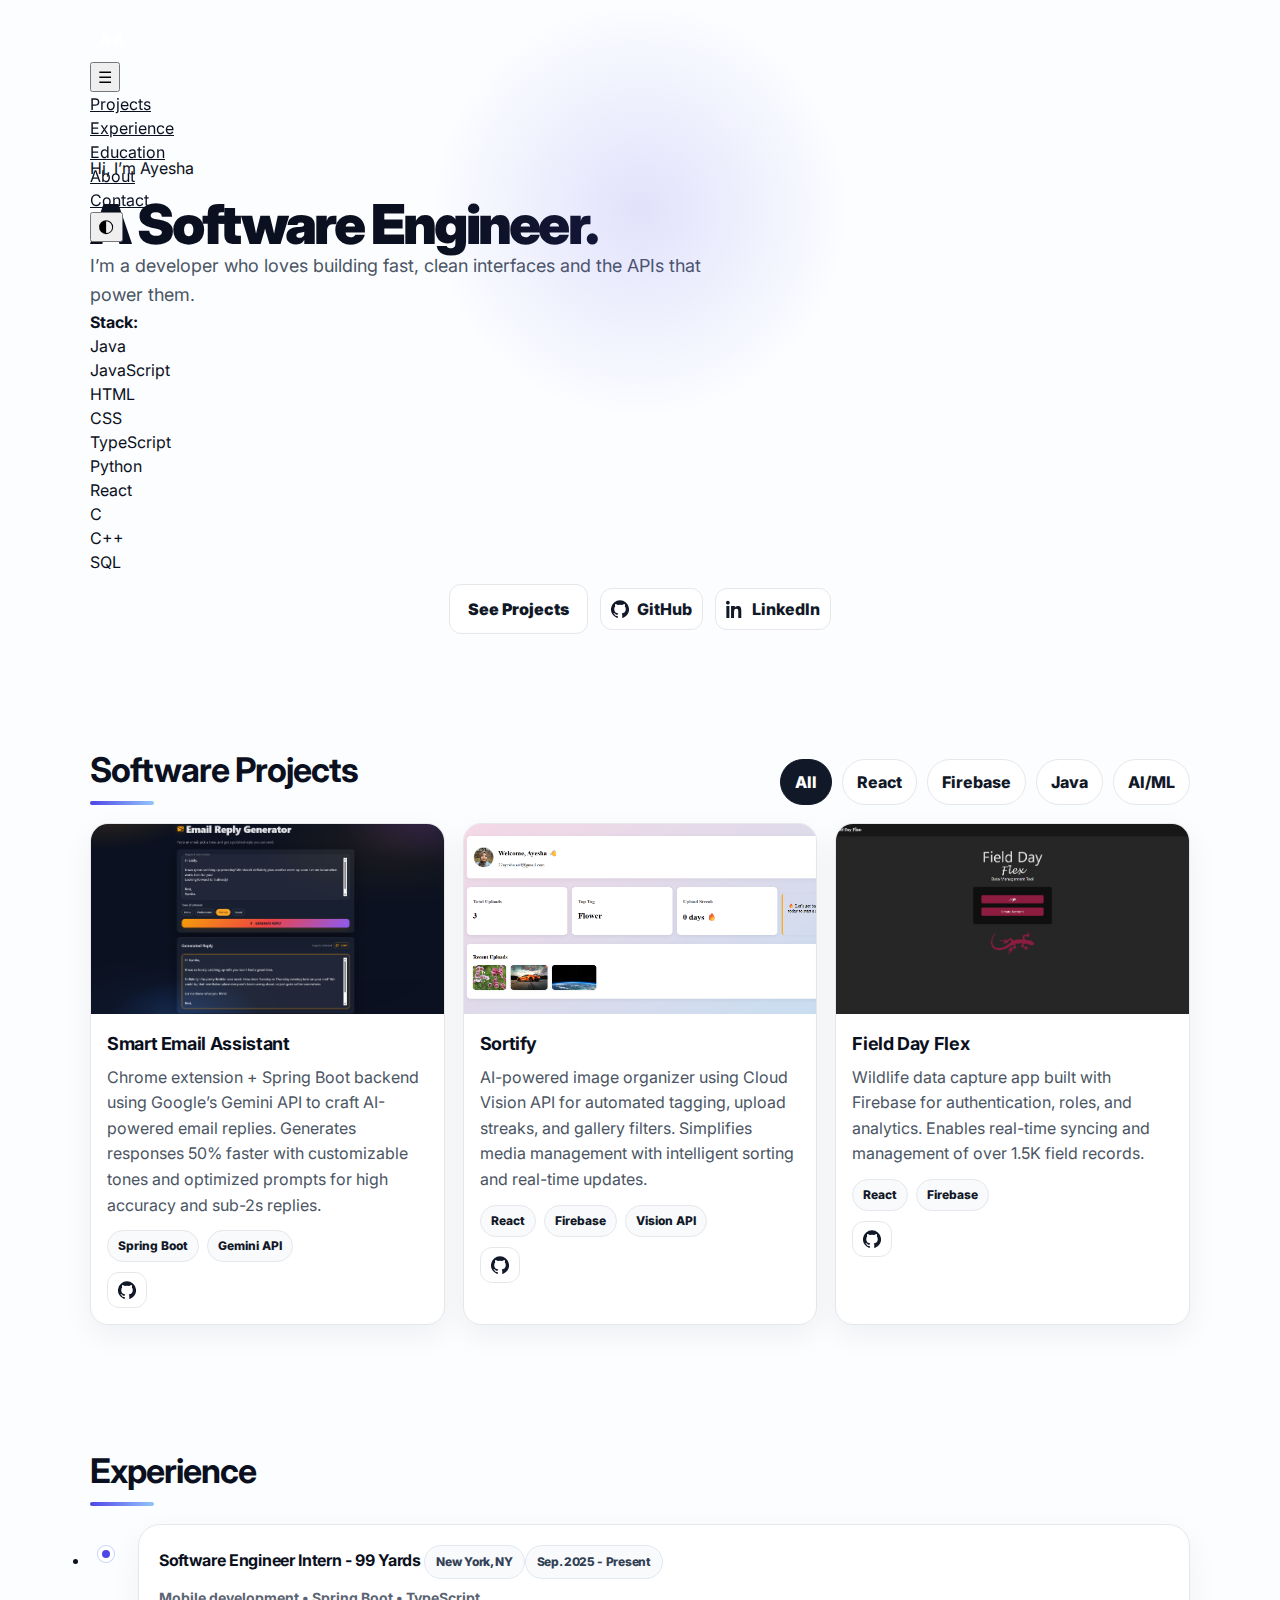
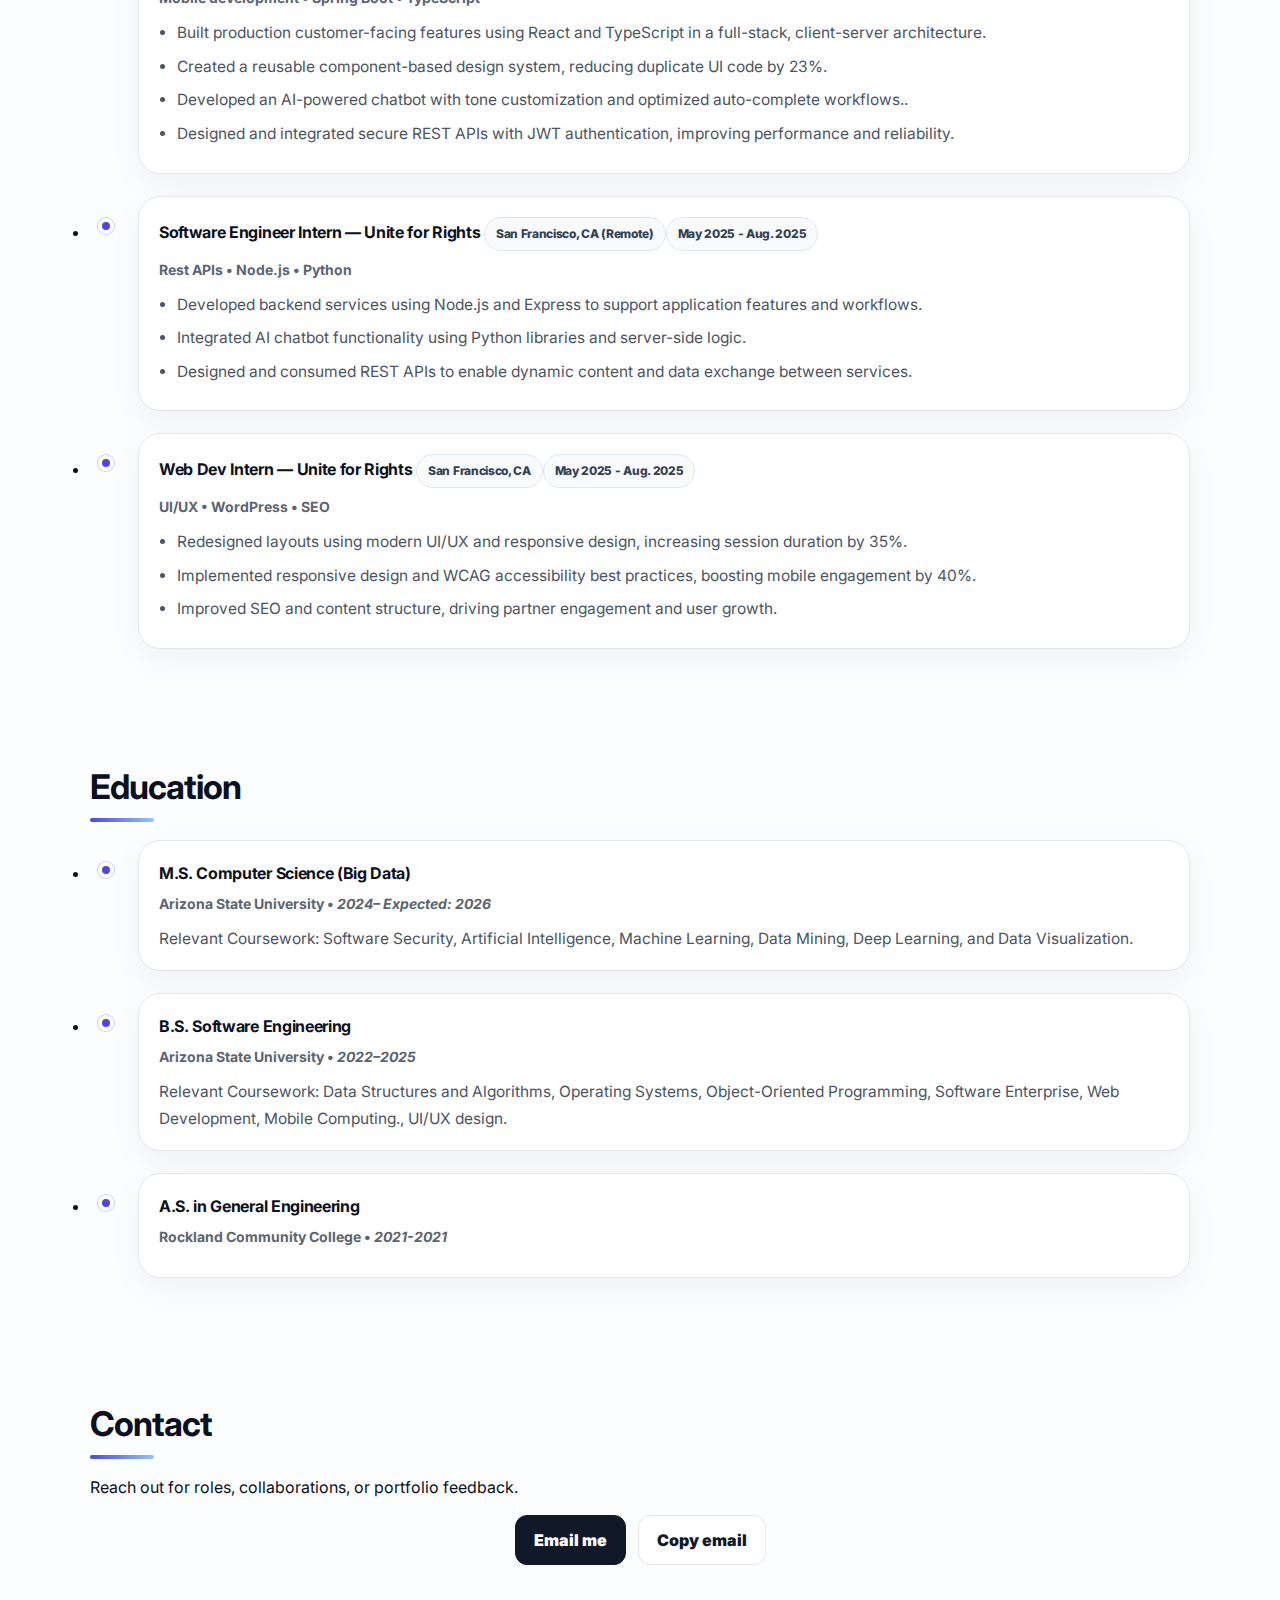
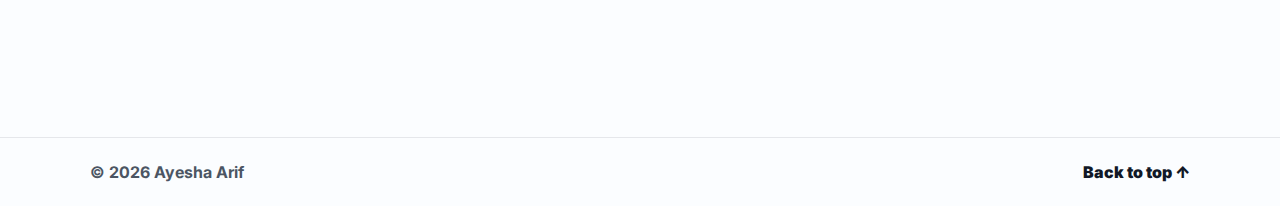
<file: index.html>
<!doctype html>
<html lang="en" class="no-js">
<head>
  <meta charset="utf-8" />
  <meta name="viewport" content="width=device-width, initial-scale=1" />
  <title>Ayesha Arif — Software Engineer & UI/UX-minded Builder</title>
  <meta name="description" content="Portfolio of Ayesha Arif — full-stack projects, experience, education, and contact." />
  <meta name="theme-color" content="#0f1117" media="(prefers-color-scheme: dark)">
  <meta name="theme-color" content="#ffffff"  media="(prefers-color-scheme: light)">
  <link rel="preconnect" href="https://fonts.googleapis.com">
  <link rel="preconnect" href="https://fonts.gstatic.com" crossorigin>
  <link href="https://fonts.googleapis.com/css2?family=Inter:wght@300..800&family=JetBrains+Mono:wght@400;600&display=swap" rel="stylesheet">
  <link rel="stylesheet" href="./index.css?v=22" />
  <link rel="icon" href="images/favicon.png">
  <meta property="og:title" content="Ayesha Arif — Software Engineer" />
  <meta property="og:description" content="Full-stack projects in React, Firebase, Spring Boot, and more." />
  <meta property="og:type" content="website" />
  <meta property="og:image" content="images/social-card.png" />
  <meta name="twitter:card" content="summary_large_image" />
  <script type="application/ld+json">
  {
    "@context": "https://schema.org",
    "@type": "Person",
    "name": "Ayesha Arif",
    "jobTitle": "Software Engineer",
    "url": "https://<your-domain>",
    "sameAs": ["https://github.com/ayeshaArif6","https://www.linkedin.com/in/<your-handle>/"],
    "knowsAbout": ["React","Firebase","Java","Spring Boot","UI/UX"]
  }
  </script>
</head>
<body>
  <a class="skip-link" href="#content">Skip to content</a>

  <canvas id="bgfx" aria-hidden="true"></canvas>

  <header class="site-header">
    <nav class="nav container" aria-label="Primary">
      <a href="#" class="brand" aria-label="Home">AA</a>
      <button id="menuBtn" class="icon-btn" aria-expanded="false" aria-controls="navLinks" aria-label="Toggle menu">☰</button>
      <ul id="navLinks" class="nav-links">
        <li><a href="#projects">Projects</a></li>
        <li><a href="#experience">Experience</a></li>
        <li><a href="#education">Education</a></li>
        <li><a href="#about">About</a></li>
        <li><a href="#contact">Contact</a></li>
        <li><button id="themeToggle" class="icon-btn" aria-label="Toggle theme">🌓</button></li>
      </ul>
    </nav>
  </header>

  <main id="content">
    <section class="hero container reveal">
  <div class="hero-text">
    <p class="eyebrow">Hi, I’m Ayesha</p>
    <h1 class="hero-title">A Software Engineer.</h1>

    <!-- Tight, single-line lead right under the H1 -->
    <p class="hero-lead">I’m a developer who loves building fast, clean interfaces and the APIs that power them.</p>

    <!-- Compact, inline “Stack” line (no big section padding) -->
    <ul class="stack">
      <li><strong>Stack:</strong></li>
      <li>Java</li><li>JavaScript</li><li>HTML</li><li>CSS</li>
      <li>TypeScript</li><li>Python</li><li>React</li><li>C</li><li>C++</li><li>SQL</li>
    </ul>

    <!-- Buttons sit closer to the stack -->
    <div class="cta-row">
      <a class="btn ghost" href="#projects">See Projects</a>

      <!-- With icons -->
      <a class="icon-link" href="https://github.com/ayeshaArif6" target="_blank" rel="noopener" aria-label="GitHub">
        <svg class="icon" viewBox="0 0 24 24" aria-hidden="true">
          <path fill="currentColor" d="M12 .5a12 12 0 00-3.79 23.4c.6.11.82-.26.82-.58v-2.02c-3.34.73-4.04-1.61-4.04-1.61-.55-1.4-1.34-1.77-1.34-1.77-1.09-.75.08-.74.08-.74 1.2.08 1.83 1.23 1.83 1.23 1.07 1.83 2.8 1.3 3.49.99.11-.78.42-1.3.76-1.6-2.66-.3-5.46-1.33-5.46-5.9 0-1.3.47-2.36 1.24-3.19-.12-.31-.54-1.56.12-3.26 0 0 1.01-.32 3.3 1.22a11.37 11.37 0 016 0c2.3-1.54 3.3-1.22 3.3-1.22.66 1.7.24 2.95.12 3.26.77.83 1.24 1.9 1.24 3.19 0 4.58-2.8 5.6-5.47 5.9.43.37.82 1.1.82 2.22v3.29c0 .32.21.7.83.58A12 12 0 0012 .5z"/>
        </svg>
        GitHub
      </a>

      <a class="icon-link" href="https://www.linkedin.com/in/ayesha-arif-579584343/" target="_blank" rel="noopener" aria-label="LinkedIn">
        <svg class="icon" viewBox="0 0 24 24" aria-hidden="true">
          <path fill="currentColor" d="M4.98 3.5C4.98 4.88 3.86 6 2.5 6S0 4.88 0 3.5 1.12 1 2.5 1s2.48 1.12 2.48 2.5zM.5 8h4v16h-4V8zm7.5 0h3.8v2.2h.05c.53-1 1.83-2.2 3.76-2.2 4.02 0 4.76 2.64 4.76 6.07V24h-4v-7.9c0-1.88-.04-4.3-2.62-4.3-2.62 0-3.02 2.05-3.02 4.17V24h-4V8z"/>
        </svg>
        LinkedIn
      </a>
    </div>
  </div>
</section>

    <!-- Projects -->
    <section id="projects" class="container section">
      <div class="section-head">
        <h2>Software Projects</h2>
        <div class="chips" role="toolbar" aria-label="Filter projects by tag">
          <button class="chip is-active" data-filter="all">All</button>
          <button class="chip" data-filter="react">React</button>
          <button class="chip" data-filter="firebase">Firebase</button>
          <button class="chip" data-filter="java">Java</button>
          <button class="chip" data-filter="ml">AI/ML</button>
        </div>
      </div>

      <div class="grid">
        <article class="card reveal" data-tags="java">
          <img src="images/project2.png" alt="Smart Email Assistant dashboard" loading="lazy">
          <div class="card-body">
            <h3>Smart Email Assistant</h3>
            <p>Chrome extension + Spring Boot backend using Google’s Gemini API to craft AI-powered email replies. Generates responses 50% faster with customizable tones and optimized prompts for high accuracy and sub-2s replies.</p>
            <div class="meta"><span>Spring Boot</span><span>Gemini API</span></div>
            <div class="actions">
                <a class="icon-link" href="https://github.com/ayeshaArif6/EmailWriter" target="_blank" rel="noopener" aria-label="GitHub">
        <svg class="icon" viewBox="0 0 24 24" aria-hidden="true">
          <path fill="currentColor" d="M12 .5a12 12 0 00-3.79 23.4c.6.11.82-.26.82-.58v-2.02c-3.34.73-4.04-1.61-4.04-1.61-.55-1.4-1.34-1.77-1.34-1.77-1.09-.75.08-.74.08-.74 1.2.08 1.83 1.23 1.83 1.23 1.07 1.83 2.8 1.3 3.49.99.11-.78.42-1.3.76-1.6-2.66-.3-5.46-1.33-5.46-5.9 0-1.3.47-2.36 1.24-3.19-.12-.31-.54-1.56.12-3.26 0 0 1.01-.32 3.3 1.22a11.37 11.37 0 016 0c2.3-1.54 3.3-1.22 3.3-1.22.66 1.7.24 2.95.12 3.26.77.83 1.24 1.9 1.24 3.19 0 4.58-2.8 5.6-5.47 5.9.43.37.82 1.1.82 2.22v3.29c0 .32.21.7.83.58A12 12 0 0012 .5z"/>
        </svg>
      </a>
            </div>
          </div>
        </article>

        <article class="card reveal" data-tags="react firebase">
          <img src="images/project1.png" alt="Sortify UI" loading="lazy">
          <div class="card-body">
            <h3>Sortify</h3>
            <p>AI-powered image organizer using Cloud Vision API for automated tagging, upload streaks, and gallery filters. Simplifies media management with intelligent sorting and real-time updates.</p>
            <div class="meta"><span>React</span><span>Firebase</span><span>Vision API</span></div>
            <div class="actions">
             <a class="icon-link" href="https://github.com/ayeshaArif6/Sortify" target="_blank" rel="noopener" aria-label="GitHub">
        <svg class="icon" viewBox="0 0 24 24" aria-hidden="true">
          <path fill="currentColor" d="M12 .5a12 12 0 00-3.79 23.4c.6.11.82-.26.82-.58v-2.02c-3.34.73-4.04-1.61-4.04-1.61-.55-1.4-1.34-1.77-1.34-1.77-1.09-.75.08-.74.08-.74 1.2.08 1.83 1.23 1.83 1.23 1.07 1.83 2.8 1.3 3.49.99.11-.78.42-1.3.76-1.6-2.66-.3-5.46-1.33-5.46-5.9 0-1.3.47-2.36 1.24-3.19-.12-.31-.54-1.56.12-3.26 0 0 1.01-.32 3.3 1.22a11.37 11.37 0 016 0c2.3-1.54 3.3-1.22 3.3-1.22.66 1.7.24 2.95.12 3.26.77.83 1.24 1.9 1.24 3.19 0 4.58-2.8 5.6-5.47 5.9.43.37.82 1.1.82 2.22v3.29c0 .32.21.7.83.58A12 12 0 0012 .5z"/>
        </svg>
      </a>
            </div>
          </div>
        </article>

        <article class="card reveal" data-tags="react firebase">
          <img src="images/project3.png" alt="Field Day Flex dashboard" loading="lazy">
          <div class="card-body">
            <h3>Field Day Flex</h3>
            <p>Wildlife data capture app built with Firebase for authentication, roles, and analytics. Enables real-time syncing and management of over 1.5K field records.</p>
            <div class="meta"><span>React</span><span>Firebase</span></div>
            <div class="actions">
              <a class="icon-link" href="https://github.com/Field-Day-2022/Field-Day-Flex" target="_blank" rel="noopener" aria-label="GitHub">
        <svg class="icon" viewBox="0 0 24 24" aria-hidden="true">
          <path fill="currentColor" d="M12 .5a12 12 0 00-3.79 23.4c.6.11.82-.26.82-.58v-2.02c-3.34.73-4.04-1.61-4.04-1.61-.55-1.4-1.34-1.77-1.34-1.77-1.09-.75.08-.74.08-.74 1.2.08 1.83 1.23 1.83 1.23 1.07 1.83 2.8 1.3 3.49.99.11-.78.42-1.3.76-1.6-2.66-.3-5.46-1.33-5.46-5.9 0-1.3.47-2.36 1.24-3.19-.12-.31-.54-1.56.12-3.26 0 0 1.01-.32 3.3 1.22a11.37 11.37 0 016 0c2.3-1.54 3.3-1.22 3.3-1.22.66 1.7.24 2.95.12 3.26.77.83 1.24 1.9 1.24 3.19 0 4.58-2.8 5.6-5.47 5.9.43.37.82 1.1.82 2.22v3.29c0 .32.21.7.83.58A12 12 0 0012 .5z"/>
        </svg>
      </a>
            
            </div>
          </div>
        </article>
      </div>
    </section>

    <!-- Experience -->
    <section id="experience" class="container section reveal">
      <div class="section-head"><h2>Experience</h2></div>
       <li class="tl-item">
          <span class="tl-dot" aria-hidden="true"></span>
          <div class="tl-card">
            <h3>Software Engineer Intern - 99 Yards <span class="pill">New York, NY</span><span class="pill">Sep. 2025 - Present</span></h3>
            <div class="tl-meta">Mobile development • Spring Boot • TypeScript</div>
            <ul class="tl-bullets">
              <li>Built production customer-facing features using React and TypeScript in a full-stack, client-server architecture.</li>
              <li>Created a reusable component-based design system, reducing duplicate UI code by 23%.</li>
              <li>Developed an AI-powered chatbot with tone customization and optimized auto-complete workflows..</li>
              <li>Designed and integrated secure REST APIs with JWT authentication, improving performance and reliability.</li>
            </ul>
          </div>
        </li>
       <li class="tl-item">
          <span class="tl-dot" aria-hidden="true"></span>
          <div class="tl-card">
            <h3>Software Engineer Intern — Unite for Rights <span class="pill">San Francisco, CA (Remote)</span><span class="pill">May 2025 - Aug. 2025</span></h3>
            <div class="tl-meta">Rest APIs • Node.js • Python</div>
            <ul class="tl-bullets">
              <li>Developed backend services using Node.js and Express to support application features and workflows.</li>
              <li>Integrated AI chatbot functionality using Python libraries and server-side logic.</li>
              <li>Designed and consumed REST APIs to enable dynamic content and data exchange between services.</li>
            </ul>
          </div>
        </li>
        <li class="tl-item">
          <span class="tl-dot" aria-hidden="true"></span>
          <div class="tl-card">
            <h3>Web Dev Intern — Unite for Rights <span class="pill">San Francisco, CA</span><span class="pill">May 2025 - Aug. 2025</span></h3>
            <div class="tl-meta">UI/UX • WordPress • SEO</div>
            <ul class="tl-bullets">
              <li>Redesigned layouts using modern UI/UX and responsive design, increasing session duration by 35%.</li>
              <li>Implemented responsive design and WCAG accessibility best practices, boosting mobile engagement by 40%.</li>
              <li>Improved SEO and content structure, driving partner engagement and user growth.</li>
            </ul>
          </div>
        </li>
    </section>

    <!-- Education -->
    <section id="education" class="container section reveal">
      <div class="section-head"><h2>Education</h2></div>
        <li class="tl-item">
          <span class="tl-dot" aria-hidden="true"></span>
          <div class="tl-card">
            <h3>M.S. Computer Science (Big Data)</h3>
            <div class="tl-meta">Arizona State University • <em>2024– Expected: 2026</em></div>
            <p class="sub">Relevant Coursework: Software Security, Artificial Intelligence, Machine Learning, Data Mining, Deep Learning, and Data
                           Visualization.</p>
          </div>
        </li>
        <li class="tl-item">
          <span class="tl-dot" aria-hidden="true"></span>
          <div class="tl-card">
            <h3>B.S. Software Engineering</h3>
            <div class="tl-meta">Arizona State University • <em>2022–2025</em></div>
            <p class="sub">Relevant Coursework: Data Structures and Algorithms, Operating Systems, Object-Oriented Programming, Software
                           Enterprise, Web Development, Mobile Computing., UI/UX design.</p>
          </div>
        </li>
         <li class="tl-item">
          <span class="tl-dot" aria-hidden="true"></span>
          <div class="tl-card">
            <h3>A.S. in General Engineering</h3>
            <div class="tl-meta">Rockland Community College • <em>2021-2021</em></div>
          </div>
        </li>
    </section>


    <!-- Contact -->
    <section id="contact" class="container section reveal">
      <h2>Contact</h2>
      <p>Reach out for roles, collaborations, or portfolio feedback.</p>
      <div class="cta-row">
        <a class="btn primary" href="mailto:22ayesha.arif@gmail.com">Email me</a>
        <button id="copyEmail" class="btn ghost" type="button">Copy email</button>
      </div>
    </section>
  </main>

  <footer class="site-footer">
    <div class="container foot">
      <span>© <span id="year"></span> Ayesha Arif</span>
      <a class="foot-link" href="#">Back to top ↑</a>
    </div>
  </footer>

  <script>document.documentElement.classList.remove('no-js');</script>
  <script src="./index.js?v=22" defer></script>
</body>
</html>
</file>
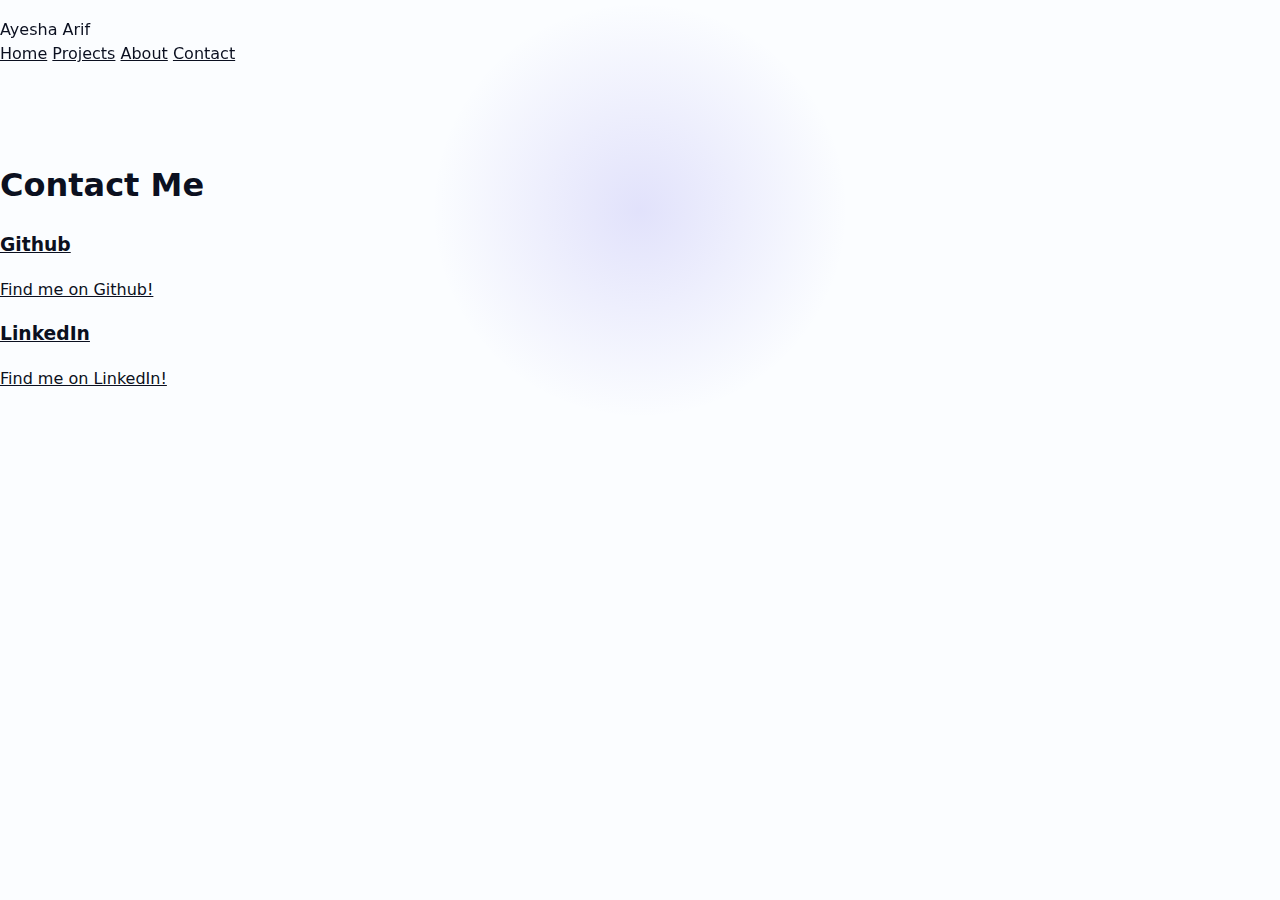
<file: contact.html>
<!DOCTYPE html>
<html lang="en">
<head>
  <meta charset="UTF-8" />
  <meta name="viewport" content="width=device-width, initial-scale=1.0" />
  <title>Ayesha Arif – Software Engineer</title>
  <link rel="stylesheet" href="index.css" />
</head>
<body>
  <header class="site-header">
    <div class="logo"><span>Ayesha Arif</span></div>
    <nav class="main-nav">
      <a href="index.html">Home</a>
      <a href="projects.html">Projects</a>
      <a href="#">About</a>
      <a href="contact.html">Contact</a>
    </nav>
  </header>

  <main class="hero">
    <h1 class="hero-title2">Contact Me</h1>
   <!-- <h2 class="hero-subtitle">Software Engineer</h2>
    <p class="hero-description">Creating front-end, back-end, and full-stack projects to solve real world problems and enhance user experiences.</p>-->
    <div class="hero-buttons">
      <!--<a class="btn primary" href="projects.html">Explore Projects →</a>-->
      <!--<a class="btn secondary" href="#">About Me</a>-->
    </div>
    

    <div class="connect_grid">
        <a href="https://github.com/ayeshaArif6">
            <div class="connect_info">
                <div class="connect_lines">
                   <h3>Github</h3>
                   <p>Find me on Github!</p>
                </div>
            </div>
        </a>
    

        <a href="https://www.linkedin.com/in/ayesha-arif-579584343/">
            <div class="connect_info">
                <div class="connect_lines">
                   <h3>LinkedIn</h3>
                   <p>Find me on LinkedIn!</p>
                </div>
            </div>
        </a>

    </div>

  </main>
</body>
</html>
</file>
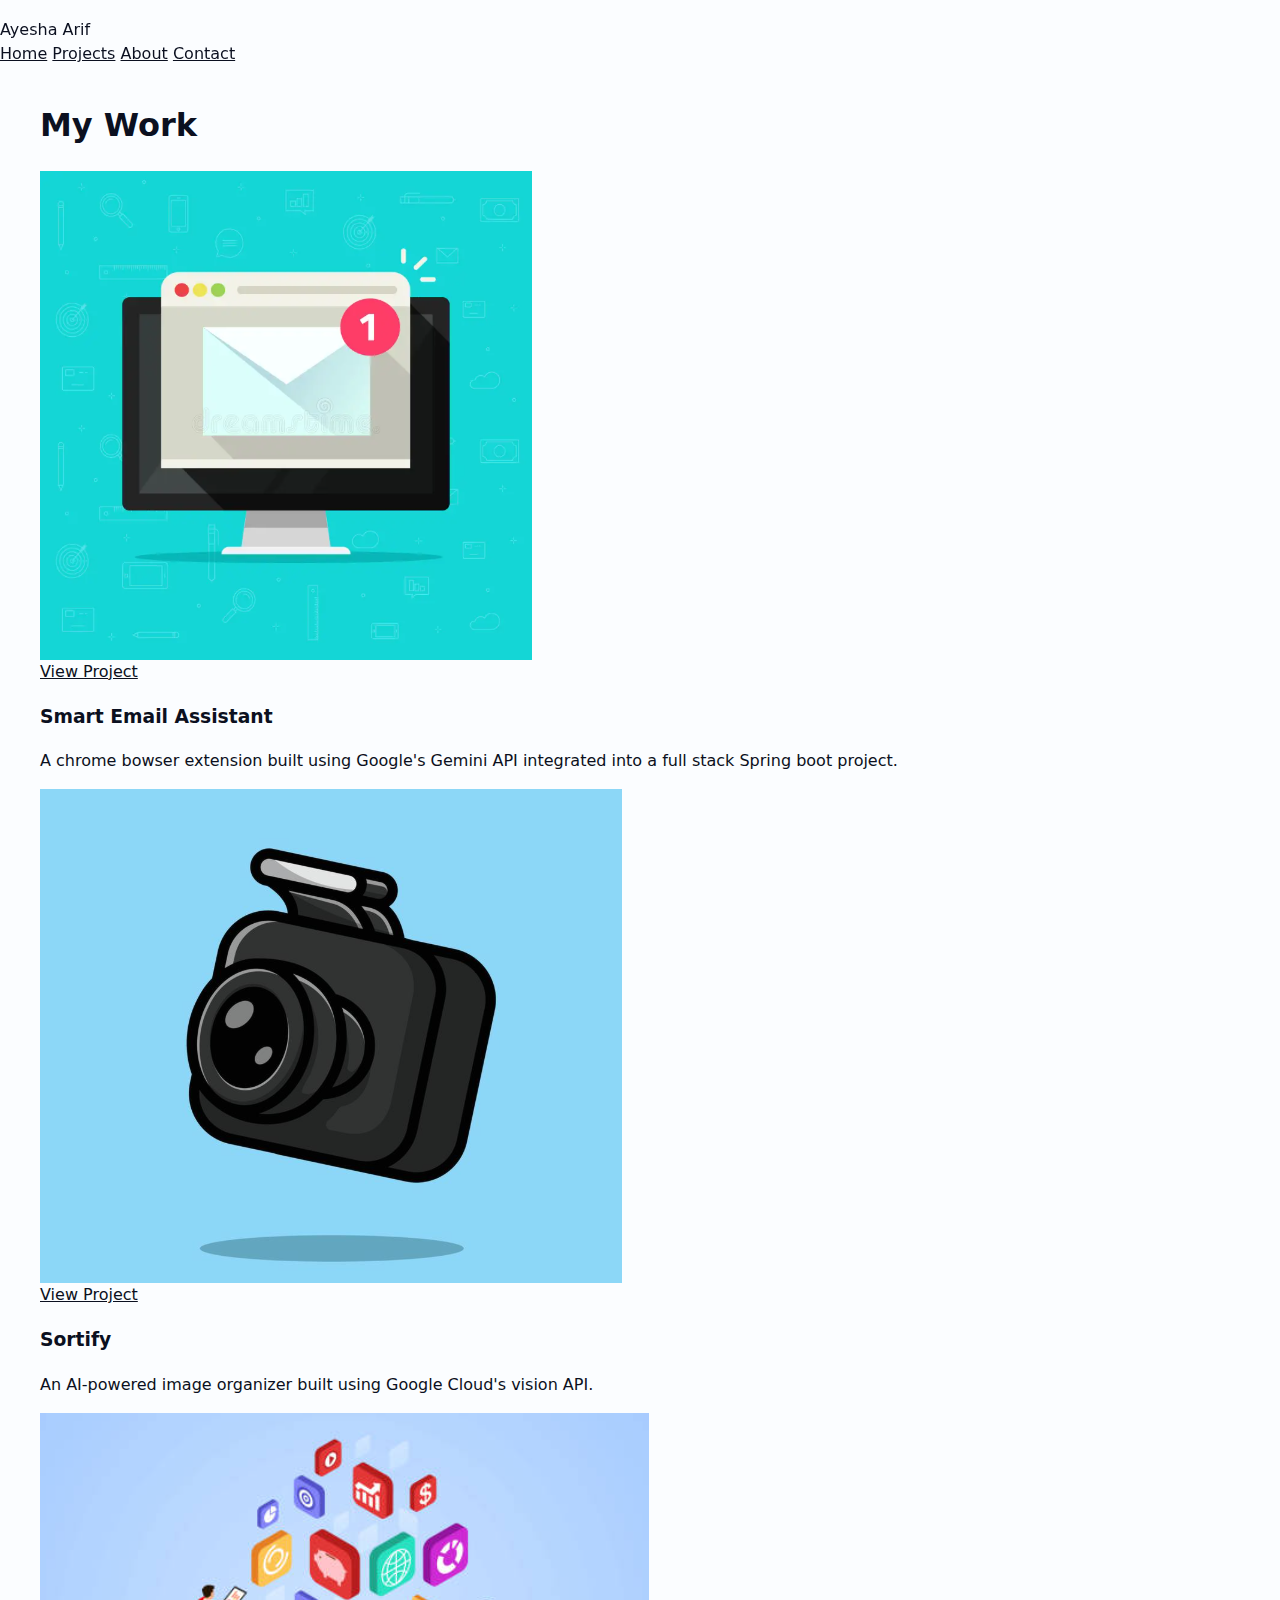
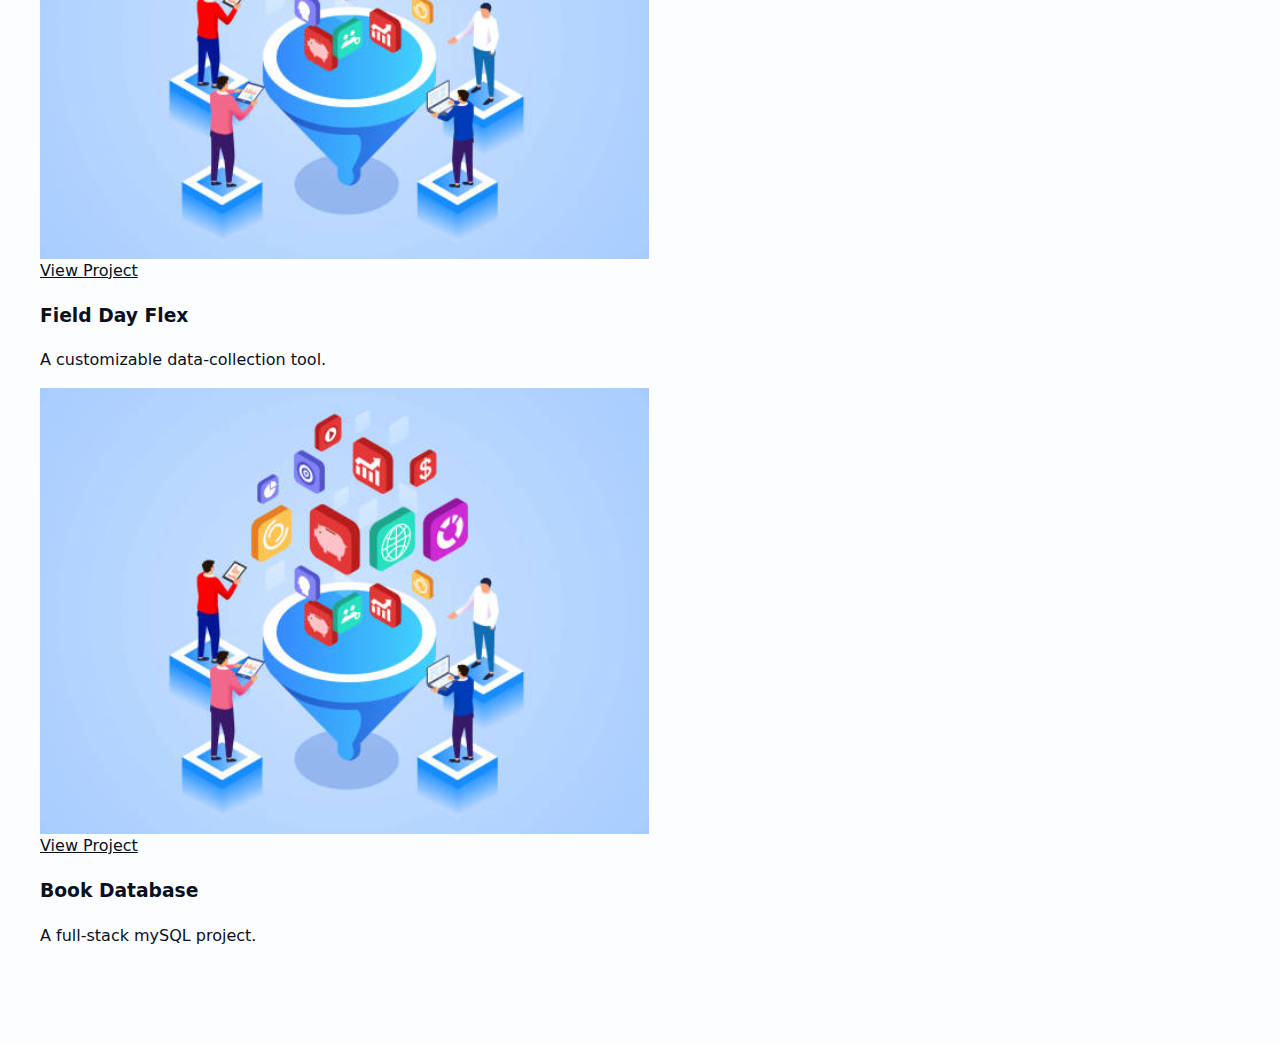
<file: projects.html>
<!DOCTYPE html>
<html lang="en">
<head>
  <meta charset="UTF-8" />
  <meta name="viewport" content="width=device-width, initial-scale=1.0" />
  <title>Ayesha Arif – Projects</title>
  <link rel="stylesheet" href="index.css" />
</head>
<body>
  <header class="site-header">
    <div class="logo"><span>Ayesha Arif</span></div>
    <nav class="main-nav">
      <a href="index.html">Home</a>
      <a href="projects.html">Projects</a>
      <a href="#">About</a>
      <a href="contact.html">Contact</a>
    </nav>
  </header>

  <main class="projects-section">
    <h1 class="hero-title2">My Work</h1>
    <!--<p class="hero-description">Projects and stuff yay</p>-->

    <div class="projects-grid">

       <div class="project-card">
        <img src="images/email.png" alt="Project 3" />
        <div class="project-overlay">
          <a href="https://github.com/ayeshaArif6/EmailWriter" class="view-btn">View Project</a>
        </div>
        <div class="project-info">
          <h3>Smart Email Assistant</h3>
          <p>A chrome bowser extension built using Google's Gemini API integrated into a full stack Spring boot project.</p>
        </div>
      </div>
      
      <!-- Project Card 1 -->
      <div class="project-card">
        <img src="images/camerapic2.png" alt="Project 1" />
        <div class="project-overlay">
           <a href="https://github.com/ayeshaArif6/Sortify" class="view-btn">View Project</a>
        </div>
        <div class="project-info">
          <h3>Sortify</h3>
          <p>An AI-powered image organizer built using Google Cloud's vision API.</p>
        </div>
      </div>

      <!-- Project Card 2 -->
      <div class="project-card">
        <img src="images/datacollection.png" alt="Project 2" />
        <div class="project-overlay">
           <a href="https://github.com/Field-Day-2022/Field-Day-Flex" class="view-btn">View Project</a>
        </div>
        <div class="project-info">
          <h3>Field Day Flex</h3>
          <p>A customizable data-collection tool.</p>
        </div>
      </div>

      <div class="project-card">
        <img src="images/datacollection.png" alt="Project 2" />
        <div class="project-overlay">
           <a href="https://github.com/ayeshaArif6/Book-Database" class="view-btn">View Project</a>
        </div>
        <div class="project-info">
          <h3>Book Database</h3>
          <p>A full-stack mySQL project.</p>
        </div>
      </div>
    </div>
  </main>
</body>
</html>
</file>
<file: index.css>
/* =========================================================
   DROP-IN LIGHT PORTFOLIO CSS (reference-style)
   Paste into index.css and remove conflicting old styles.
   ========================================================= */

/* ---------- Reset / base ---------- */
* { box-sizing: border-box; }
html, body { height: 100%; }
body { margin: 0; background:#f5f7fb; /* light outer background */
  font-family: Inter, system-ui;
 }
img { max-width: 100%; display: block; }
ul { margin: 0; padding: 0; list-style: none; }
a { color: inherit; }
button { font: inherit; }


/* ---------- Theme tokens (LIGHT) ---------- */
:root{
  --bg: #ffffff;
  --surface: #ffffff;
  --text: #0b1020;
  --muted: #4b5563;          /* gray-600 */
  --line: #e5e7eb;           /* gray-200 */
  --shadow: 0 18px 50px rgba(17,24,39,.12);
  --shadowSoft: 0 10px 30px rgba(17,24,39,.08);

  --pillDark: rgba(17,24,39,.92);
  --pillLine: rgba(255,255,255,.10);

  --btnDark: #111827;
  --btnDarkHover: #0b1220;

  --greenBg: #dcfce7;
  --greenLine: #86efac;
  --greenText: #166534;

  --radius: 16px;
  --radiusPill: 999px;

  --container: 1100px;
}

/* ---------- Page ---------- */
body{
  background: #fbfdff;
  color: var(--text);
  font-family: Inter, system-ui, -apple-system, Segoe UI, Roboto, Arial, sans-serif;
  line-height: 1.5;
}
main{
  padding: 80px 40px;
}

/* Optional: hide canvas on light theme if you still have it */
#bgfx{ display:none; }

/* ---------- Utilities ---------- */
.container{ width: min(var(--container), 92%); margin-inline: auto; }

.skip-link{
  position: absolute;
  left: -999px;
  top: 12px;
  background: #fff;
  border: 1px solid var(--line);
  padding: 10px 12px;
  border-radius: 10px;
  z-index: 9999;
}
.skip-link:focus{ left: 12px; }

/* ---------- Header / Nav pill (like reference) ---------- */
.site-header{
  position: fixed;
  top: 18px;
  left: 0;
  right: 0;
  z-index: 50;
  pointer-events: none; /* only nav is clickable */
}

.nav-pill{
  pointer-events: auto;
  width: min(980px, 92%);
  margin: 0 auto;

  display:flex;
  align-items:center;
  justify-content:space-between;

  background: var(--pillDark);
  border: 1px solid var(--pillLine);
  border-radius: var(--radiusPill);
  padding: 10px 14px;
  box-shadow: var(--shadow);
}

.brand{
  width: 44px;
  height: 44px;
  display:grid;
  place-items:center;
  border-radius: var(--radiusPill);

  background: rgba(255,255,255,.08);
  border: 1px solid rgba(255,255,255,.14);

  text-decoration:none;
  color: rgba(255,255,255,.92);
  font-weight: 900;
  letter-spacing: .02em;
}

.pill-links{
  display:flex;
  align-items:center;
  gap: 18px;
}

.pill-links a{
  color: rgba(255,255,255,.82);
  text-decoration:none;
  font-weight: 600;
  font-size: 14px;
}
.pill-links a:hover{ color:#fff; }

.icon-only{
  opacity: .95;
  text-decoration: none;
  display:inline-flex;
  align-items:center;
  justify-content:center;
  width: 34px;
  height: 34px;
  border-radius: 10px;
}
.icon-only:hover{ background: rgba(255,255,255,.08); }
.page{
  max-width: 1100px;
  margin: 0 auto;
  min-height: 100vh;
  background: #ffffff;
  border-radius: 0;
  box-shadow: none;
}
.btn.small{
  padding: 10px 14px;
  border-radius: var(--radiusPill);
  background: #fff;
  color: #111827;
  border: none;
  font-weight: 900;
  text-decoration:none;
}

/* ---------- Main spacing to account for fixed nav ---------- */
main#content{ padding-top: 0; }

/* ---------- Hero (centered, reference-style) ---------- */
.hero{
  padding: 140px 0 46px; /* space for fixed nav */
}

.hero-inner{
  text-align: center;
  display:flex;
  flex-direction: column;
  align-items: center;
  gap: 16px;
}

.avatar{
  width: 90px;
  height: 90px;
  border-radius: var(--radiusPill);
  border: 6px solid #fff;
  box-shadow: var(--shadowSoft);
  object-fit: cover;
  background: #f3f4f6;
}

.hero-title{
  margin: 0;
  font-size: clamp(38px, 5.8vw, 55px);
  line-height: 1.02;
  letter-spacing: -0.05em;
  font-weight: 900;
  color: #0b1020;
}

.accent{ color: #0b1020; } /* keep simple like reference */

.hero-lead{
  max-width: 60ch;
  margin: 0;
  font-size: 18px;
  line-height: 1.6;
  color: var(--muted);
}

/* CTA + availability pill */
.cta-row{
  display:flex;
  gap: 12px;
  align-items:center;
  justify-content:center;
  flex-wrap: wrap;
  margin-top: 10px;
}

.btn{
  display:inline-flex;
  align-items:center;
  justify-content:center;
  padding: 12px 18px;
  border-radius: 12px;
  text-decoration:none;
  font-weight: 900;
  border: 1px solid var(--line);
  background: #fff;
  color: #111827;
  transition: transform .12s ease, background .12s ease, border-color .12s ease;
}
.btn:hover{ transform: translateY(-1px); }

.btn.primary{
  background: var(--btnDark);
  color: #fff;
  border-color: var(--btnDark);
}
.btn.primary:hover{ background: var(--btnDarkHover); }

.btn.ghost{
  background: #fff;
  color: #111827;
  border: 1px solid var(--line);
}

.status-pill{
  display:inline-flex;
  align-items:center;
  gap: 10px;
  padding: 12px 16px;
  border-radius: var(--radiusPill);
  background: var(--greenBg);
  border: 1px solid var(--greenLine);
  color: var(--greenText);
  font-weight: 900;
  white-space: nowrap;
}

.status-pill .dot{
  width: 8px;
  height: 8px;
  border-radius: var(--radiusPill);
  background: #22c55e;
}

/* ---------- Marquee tech bar (clean) ---------- */
.marquee{
  width: min(760px, 92vw);
  margin-top: 26px;
  overflow: hidden;
  /* fade edges like reference */
  mask-image: linear-gradient(90deg, transparent, black 10%, black 90%, transparent);
}

.marquee-track{
  display:flex;
  gap: 26px;
  width: max-content;
  align-items:center;
  animation: marquee 16s linear infinite;
  opacity: .88;
}

.tech{
  font-weight: 900;
  color: #111827;
  background: transparent;
  border: none;
  padding: 0;
  white-space: nowrap;
  font-size: 14px;
  letter-spacing: .02em;
}

@keyframes marquee{
  from { transform: translateX(0); }
  to   { transform: translateX(-50%); }
}

@media (prefers-reduced-motion: reduce){
  .marquee-track{ animation: none; }
}

/* ---------- Sections / headings (basic) ---------- */
.section{
  padding: 64px 0;
}

.section-head{
  display:flex;
  align-items:flex-end;
  justify-content:space-between;
  gap: 18px;
  margin-bottom: 18px;
}

h2{
  margin: 0;
  font-size: 34px;
  letter-spacing: -0.03em;
}

/* ---------- Chips (filters) ---------- */
.chips{ display:flex; gap: 10px; flex-wrap:wrap; }
.chip{
  border: 1px solid var(--line);
  background: #fff;
  padding: 10px 14px;
  border-radius: var(--radiusPill);
  font-weight: 800;
  color: #111827;
  cursor: pointer;
}
.chip:hover{ background: #f9fafb; }
.chip.is-active{
  background: #111827;
  border-color: #111827;
  color: #fff;
}

/* ---------- Project grid/cards ---------- */
.grid{
  display:grid;
  grid-template-columns: repeat(3, minmax(0, 1fr));
  gap: 18px;
}

.card{
  background: #fff;
  border: 1px solid var(--line);
  border-radius: 18px;
  overflow:hidden;
  box-shadow: 0 10px 30px rgba(17,24,39,.06);
}

.card img{
  width: 100%;
  height: 190px;
  object-fit: cover;
  background: #f3f4f6;
}

.card-body{ padding: 16px; }
.card-body h3{ margin: 0 0 8px; font-size: 18px; letter-spacing: -0.02em; }
.card-body p{ margin: 0 0 12px; color: var(--muted); line-height: 1.6; }

.meta{
  display:flex;
  gap: 8px;
  flex-wrap: wrap;
  margin-bottom: 10px;
}
.meta span{
  font-size: 12px;
  font-weight: 800;
  border: 1px solid var(--line);
  padding: 6px 10px;
  border-radius: var(--radiusPill);
  background: #f9fafb;
  color: #111827;
}

.actions{
  display:flex;
  gap: 10px;
  align-items:center;
}

/* Icon link (your svg links) */
.icon-link{
  display:inline-flex;
  align-items:center;
  gap: 8px;
  text-decoration:none;
  font-weight: 800;
  color: #111827;
  padding: 8px 10px;
  border: 1px solid var(--line);
  border-radius: 12px;
  background: #fff;
}
.icon-link:hover{ background: #f9fafb; }

.icon{
  width: 18px;
  height: 18px;
}

/* ---------- Timeline list (if you use tl-*) ---------- */
.tl-item{
  position: relative;
  padding-left: 22px;
  margin-bottom: 16px;
}

.tl-dot{
  position:absolute;
  left: 6px;
  top: 18px;
  width: 10px;
  height: 10px;
  border-radius: 999px;
  background: #111827;
}

.tl-card{
  border: 1px solid var(--line);
  border-radius: 18px;
  padding: 16px;
  background: #fff;
  box-shadow: 0 10px 30px rgba(17,24,39,.05);
}

.tl-card h3{
  margin: 0 0 8px;
  font-size: 16px;
  letter-spacing: -0.02em;
}

.tl-meta{
  color: var(--muted);
  font-weight: 700;
  margin-bottom: 10px;
}

.tl-bullets{
  padding-left: 18px;
  margin: 0;
  color: var(--muted);
}
.tl-bullets li{
  list-style: disc;
  margin: 6px 0;
}

.pill{
  display:inline-flex;
  align-items:center;
  padding: 6px 10px;
  border-radius: var(--radiusPill);
  border: 1px solid var(--line);
  background: #f9fafb;
  font-size: 12px;
  font-weight: 800;
  margin-left: 8px;
  color: #111827;
}

.sub{ color: var(--muted); margin: 8px 0 0; }

/* ---------- Footer ---------- */
.site-footer{
  border-top: 1px solid var(--line);
  padding: 22px 0;
  margin-top: 28px;
}
.foot{
  display:flex;
  align-items:center;
  justify-content:space-between;
  gap: 12px;
  color: var(--muted);
  font-weight: 700;
}
.foot-link{
  text-decoration:none;
  color: #111827;
  font-weight: 900;
}
.foot-link:hover{ text-decoration: underline; }

/* ---------- Responsive ---------- */
@media (max-width: 980px){
  .grid{ grid-template-columns: repeat(2, minmax(0, 1fr)); }
  .pill-links a:not(.btn){ display:none; } /* keep simple on smaller screens */
}

@media (max-width: 640px){
  .grid{ grid-template-columns: 1fr; }
  .hero{ padding: 130px 0 40px; }
  .hero-lead{ font-size: 16px; }
  .section-head{ flex-direction: column; align-items:flex-start; }
}

/* ---------- Reveal class fallback ---------- */
.reveal{ opacity: 1; transform: none; }

.marquee-track{
  display:flex;
  gap: 40px;
  width: max-content;
  align-items:center;
  animation: marquee 18s linear infinite;
}

.tech-logo{
  height: 32px;
  width: auto;
  object-fit: contain;
  opacity: .85;
  transition: transform .2s ease, opacity .2s ease;
}

.tech-logo:hover{
  transform: scale(1.1);
  opacity: 1;
}

.tech-logo{
  height: 40px;
  width: auto;
}

.about{
  padding-top: 80px;
}

.about-grid{
  max-width: 700px;
  margin: 0 auto;
  text-align: center;
}

.about-text h2{
  font-size:36px;
  margin-bottom:16px;
}

.about-text p{
  color:#4b5563;
  line-height:1.7;
  margin-bottom:16px;
  font-size:16px;
}

.about-buttons{
  margin-top:20px;
  display:flex;
  gap:12px;
}

.about-image{
  display:flex;
  justify-content:center;
}

.about-image img{
  width:260px;
  border-radius:20px;
  box-shadow:0 20px 40px rgba(0,0,0,.08);
}

@media (max-width:900px){

  .about-grid{
    grid-template-columns:1fr;
    gap:30px;
  }

  .about-image{
    order:-1;
  }

  .about-image img{
    width:180px;
  }

}

/* =========================================================
   EXPERIENCE + EDUCATION TIMELINE UPGRADE
   Drop this near the bottom of your CSS so it overrides older styles
   ========================================================= */

:root{
  --accent: #4f46e5;
  --accent-soft: #eef2ff;
  --accent-line: #c7d2fe;
}

/* nicer section heading accent */
.section-head h2,
.about-text h2,
#contact h2{
  position: relative;
  display: inline-block;
  padding-bottom: 10px;
}

.section-head h2::after,
.about-text h2::after,
#contact h2::after{
  content: "";
  position: absolute;
  left: 0;
  bottom: 0;
  width: 64px;
  height: 4px;
  border-radius: 999px;
  background: linear-gradient(90deg, var(--accent), #93c5fd);
}

/* timeline wrapper */
.timeline-list{
  list-style: none;
  margin: 0;
  padding: 8px 0 0;
  position: relative;
}

.timeline-list::before{
  content: "";
  position: absolute;
  left: 15px;
  top: 0;
  bottom: 0;
  width: 2px;
  background: linear-gradient(to bottom, #dbeafe, #cbd5e1);
}

/* item spacing */
.tl-item{
  position: relative;
  padding-left: 48px;
  margin-bottom: 22px;
}

.tl-item:last-child{
  margin-bottom: 0;
}

/* timeline dot */
.tl-dot{
  position: absolute;
  left: 8px;
  top: 22px;
  width: 16px;
  height: 16px;
  border-radius: 999px;
  background: var(--accent);
  border: 4px solid #fff;
  box-shadow: 0 0 0 1px var(--accent-line);
  z-index: 2;
}

/* card */
.tl-card{
  border: 1px solid var(--line);
  border-radius: 22px;
  padding: 20px 20px 18px;
  background: #fff;
  box-shadow: 0 10px 30px rgba(17,24,39,.05);
  transition: transform .22s ease, box-shadow .22s ease, border-color .22s ease;
}

.tl-card:hover{
  transform: translateY(-4px);
  box-shadow: 0 18px 45px rgba(17,24,39,.10);
  border-color: #d1d5db;
}

/* special featured role */
.featured-role .tl-card{
  background: linear-gradient(180deg, #ffffff 0%, #f8faff 100%);
  border: 1px solid #c7d2fe;
  box-shadow: 0 18px 40px rgba(79,70,229,.08);
}

.featured-role .tl-dot{
  background: #4338ca;
  box-shadow: 0 0 0 1px #a5b4fc;
}

/* top row inside card */
.tl-top{
  display: flex;
  justify-content: space-between;
  align-items: flex-start;
  gap: 16px;
  margin-bottom: 10px;
  flex-wrap: wrap;
}

.tl-top h3{
  margin: 0;
  font-size: 20px;
  line-height: 1.3;
  letter-spacing: -0.03em;
  font-weight: 800;
  color: #0f172a;
  flex: 1 1 340px;
}

/* pill cluster */
.tl-pills{
  display: flex;
  gap: 8px;
  flex-wrap: wrap;
  justify-content: flex-end;
}

/* improved pills */
.pill{
  display: inline-flex;
  align-items: center;
  padding: 7px 11px;
  border-radius: 999px;
  border: 1px solid #e2e8f0;
  background: #f8fafc;
  font-size: 12px;
  font-weight: 800;
  color: #334155;
  margin-left: 0;
  white-space: nowrap;
}

/* featured first card pills */
.featured-role .pill{
  background: #eef2ff;
  border-color: #c7d2fe;
  color: #4338ca;
}

/* meta line */
.tl-meta{
  color: #5b6472;
  font-size: 14px;
  font-weight: 700;
  margin-bottom: 12px;
}

/* bullets */
.tl-bullets{
  margin: 0;
  padding-left: 18px;
  color: #4b5563;
}

.tl-bullets li{
  list-style: disc;
  margin: 8px 0;
  line-height: 1.65;
  font-size: 15.5px;
}

/* education text */
.sub{
  color: #4b5563;
  margin: 2px 0 0;
  line-height: 1.7;
  font-size: 15.5px;
}

#experience,
#education{
  background: transparent;
  border-radius: 0;
  padding-left: 0;
  padding-right: 0;
}

/* spacing between those sections and rest of page */
#experience.section,
#education.section{
  padding-top: 56px;
  padding-bottom: 56px;
}

/* responsive */
@media (max-width: 768px){
  .timeline-list::before{
    left: 13px;
  }

  .tl-item{
    padding-left: 40px;
  }

  .tl-dot{
    left: 6px;
  }

  .tl-card{
    padding: 18px 16px;
    border-radius: 18px;
  }

  .tl-top h3{
    font-size: 18px;
  }

  .tl-pills{
    justify-content: flex-start;
  }

  #experience,
  #education{
    padding-left: 18px;
    padding-right: 18px;
    border-radius: 22px;
  }
}

/* About social links */

.about-socials{
  margin-top: 28px;
  display: flex;
  justify-content: center;
  gap: 14px;
  flex-wrap: wrap;
}

.social-btn{
  display: inline-flex;
  align-items: center;
  gap: 8px;

  padding: 10px 16px;
  border-radius: 999px;

  border: 1px solid var(--line);
  background: #fff;

  font-weight: 800;
  font-size: 14px;

  text-decoration: none;
  color: #111827;

  transition: transform .15s ease,
              background .15s ease,
              box-shadow .15s ease;
}

.social-btn svg{
  width: 18px;
  height: 18px;
}

.social-btn:hover{
  transform: translateY(-2px);
  background: #f9fafb;
  box-shadow: 0 6px 16px rgba(0,0,0,.06);
}
.hero{
  position: relative;
}

.hero::before{
  content: "";
  position: absolute;
  width: 420px;
  height: 420px;
  top: 0;
  left: 50%;
  transform: translateX(-50%);
  background: radial-gradient(circle, rgba(79,70,229,.15) 0%, rgba(79,70,229,0) 70%);
  z-index: 0;
}

.hero-inner{
  position: relative;
  z-index: 1;
}
</file>
